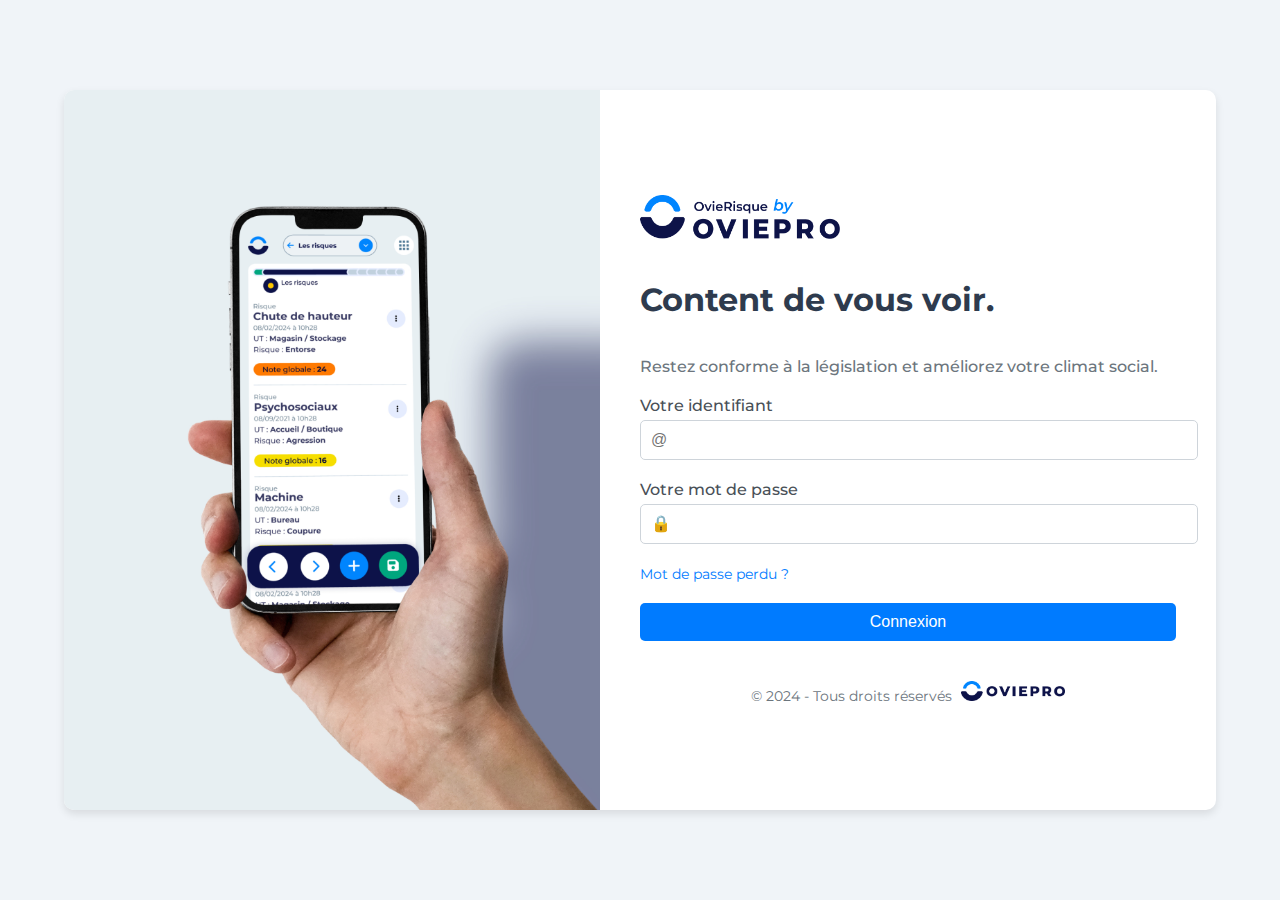
<file: index.html>
<!DOCTYPE html>
<html lang="fr">
<head>
    <meta charset="UTF-8">
    <meta name="viewport" content="width=device-width, initial-scale=1.0">
    <title>Connexion - OVIEPRO</title>
    <style>
        @import url('https://fonts.googleapis.com/css2?family=Montserrat:wght@400;500;700&display=swap');

        body {
            margin: 0;
            font-family: 'Montserrat', sans-serif;
            display: flex;
            justify-content: center;
            align-items: center;
            height: 100vh;
            background-color: #f0f4f8;
        }

        .container {
            display: flex;
            background-color: white;
            border-radius: 10px;
            overflow: hidden;
            box-shadow: 0 4px 8px rgba(0, 0, 0, 0.1);
            max-width: 1200px;
            width: 90%;
            height: 80%;
        }

        .image-section {
            flex: 1;
            background: url('assets/left.png') no-repeat center center;
            background-size: cover;
        }

        .form-section {
            flex: 1;
            padding: 40px;
            display: flex;
            flex-direction: column;
            justify-content: center;
        }

        .form-section h1 {
            font-size: 2rem;
            color: #2e3b4e;
            font-weight: 700;
        }

        .form-section p {
            color: #6c757d;
            margin-bottom: 20px;
            font-weight: 500;
        }

        .form-group {
            margin-bottom: 20px;
        }

        .form-group label {
            display: block;
            margin-bottom: 5px;
            color: #495057;
            font-weight: 500;
        }

        .form-group input {
            width: 100%;
            padding: 10px;
            border: 1px solid #ced4da;
            border-radius: 5px;
            font-size: 1rem;
            font-weight: 400;
        }

        .form-group input:focus {
            outline: none;
            border-color: #007bff;
            box-shadow: 0 0 3px rgba(0, 123, 255, 0.5);
        }

        .form-group a {
            color: #007bff;
            text-decoration: none;
            font-size: 0.9rem;
        }

        .form-group a:hover {
            text-decoration: underline;
        }

        .form-group button {
            width: 100%;
            padding: 10px;
            background-color: #007bff;
            color: white;
            border: none;
            border-radius: 5px;
            font-size: 1rem;
            font-weight: 500;
            cursor: pointer;
        }

        .form-group button:hover {
            background-color: #0056b3;
        }

        .footer {
            margin-top: 20px;
            text-align: center;
            font-size: 0.9rem;
            color: #6c757d;
            font-weight: 400;
        }

        .footer img {
            height: 20px;
            margin-left: 5px;
        }
    </style>
</head>
<body>
    <div class="container">
        <div class="image-section">
            <!-- Image de fond chargée -->
        </div>
        <div class="form-section">
            <img src="assets/logo.png" alt="OVIEPRO Logo" style="max-width: 200px; margin-bottom: 20px;">
            <h1>Content de vous voir.</h1>
            <p>Restez conforme à la législation et améliorez votre climat social.</p>
            <form>
                <div class="form-group">
                    <label for="username">Votre identifiant</label>
                    <input type="text" id="username" placeholder="@">
                </div>
                <div class="form-group">
                    <label for="password">Votre mot de passe</label>
                    <input type="password" id="password" placeholder="&#128274;">
                </div>
                <div class="form-group">
                    <a href="forgot_password.html">Mot de passe perdu ?</a>
                </div>
                <div class="form-group">
                    <button type="submit" formaction="dashboard.html">Connexion</button>
                </div>
            </form>
            <div class="footer">
                &copy; 2024 - Tous droits réservés <img src="assets/logo-oviepro-no-bl.jpg" alt="OVIEPRO Logo">
            </div>
        </div>
    </div>
</body>
</html>
</file>
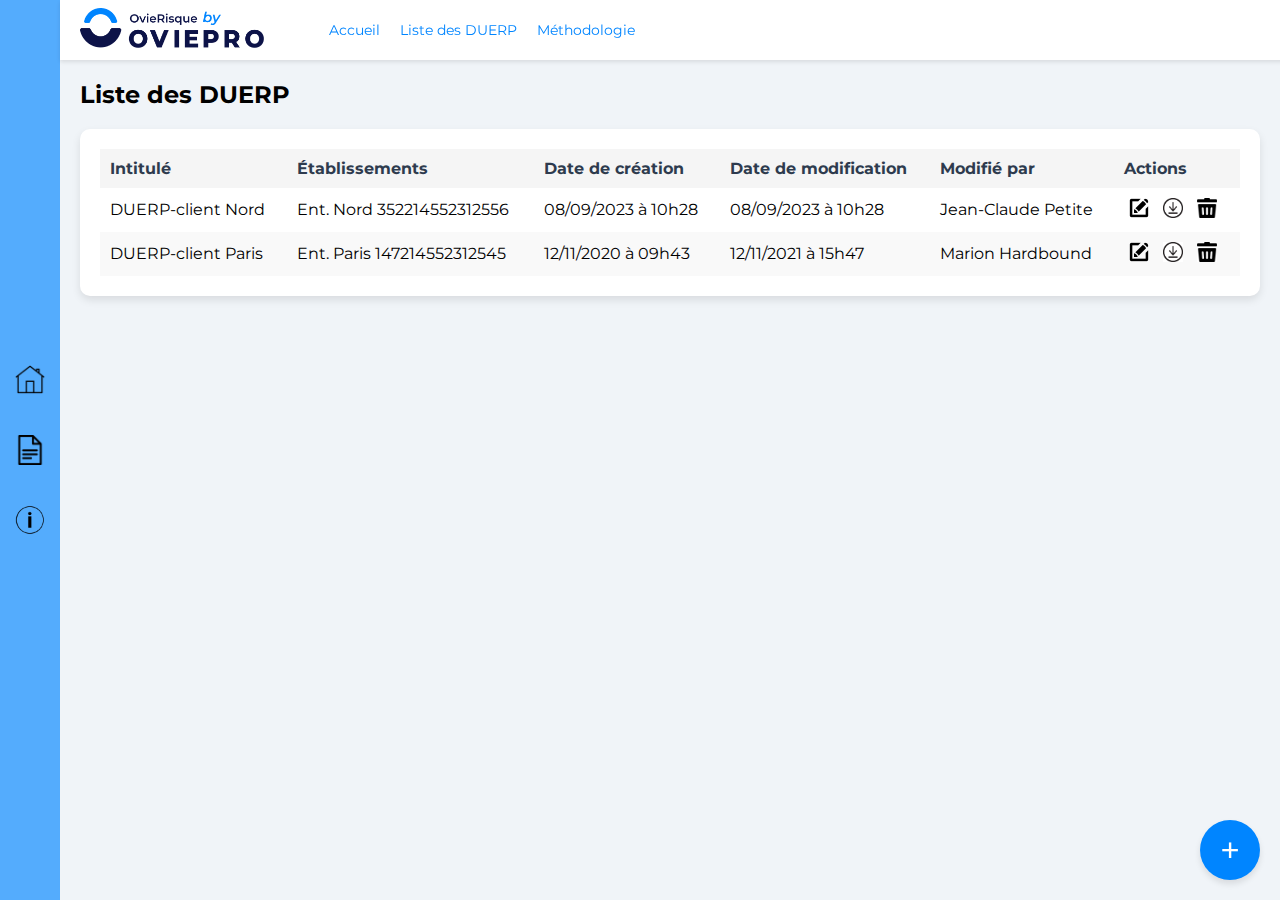
<file: duerp_list.html>
<!DOCTYPE html>
<html lang="fr">
<head>
    <meta charset="UTF-8">
    <meta name="viewport" content="width=device-width, initial-scale=1.0">
    <title>Liste des DUERP - OVIEPRO</title>
    <style>
        @import url('https://fonts.googleapis.com/css2?family=Montserrat:wght@400;500;700&display=swap');

        body {
            margin: 0;
            font-family: 'Montserrat', sans-serif;
            background-color: #f0f4f8;
        }

        .sidebar {
            position: fixed;
            top: 0;
            left: 0;
            width: 60px;
            height: 100%;
            background-color: rgba(0, 133, 255, 0.65);
            display: flex;
            flex-direction: column;
            justify-content: center;
            align-items: center;
        }

        .sidebar a {
            margin: 10px 0;
            text-decoration: none;
            color: white;
            font-size: 1.2rem;
            display: flex;
            justify-content: center;
            align-items: center;
            height: 50px;
            width: 50px;
            border-radius: 50%;
        }

        .sidebar img {
            width: 30px;
            height: 30px;
        }

        .topbar {
            position: fixed;
            top: 0;
            left: 60px;
            width: calc(100% - 60px);
            height: 60px;
            background-color: #ffffff;
            display: flex;
            align-items: center;
            justify-content: flex-start;
            padding: 0 20px;
            box-shadow: 0 2px 4px rgba(0, 0, 0, 0.1);
        }

        .topbar img {
            height: 40px;
            margin-right: 15px;
        }

        .topbar .nav-links {
            display: flex;
            align-items: center;
            gap: 20px; /* Espacement entre les liens */
            margin-left: 50px; /* Décale les liens vers la droite */
        }

        .topbar .nav-links a {
            text-decoration: none;
            color: #0085FF;
            font-size: 0.9rem;
        }

        .content {
            margin: 80px 20px 20px 80px;
        }

        .table-container {
            background: white;
            border-radius: 10px;
            box-shadow: 0 4px 8px rgba(0, 0, 0, 0.1);
            padding: 20px;
            overflow-x: auto;
        }

        table {
            width: 100%;
            border-collapse: collapse;
        }

        th, td {
            text-align: left;
            padding: 10px;
        }

        th {
            background-color: #f5f5f5;
            color: #2e3b4e;
            font-weight: 700;
        }

        tr:nth-child(even) {
            background-color: #f9f9f9;
        }

        .empty-message {
            text-align: center;
            font-size: 1.2rem;
            color: #6c757d;
            padding: 20px;
        }

        .create-button {
            position: fixed;
            bottom: 20px;
            right: 20px;
            background-color: #0085FF;
            color: white;
            border: none;
            border-radius: 50%;
            width: 60px;
            height: 60px;
            font-size: 2rem;
            display: flex;
            justify-content: center;
            align-items: center;
            box-shadow: 0 4px 6px rgba(0, 0, 0, 0.1);
            cursor: pointer;
        }

        .create-button:hover {
            background-color: #006fd6;
        }

        .actions img {
            width: 20px;
            height: 20px;
            margin: 0 5px;
            cursor: pointer;
        }
    </style>
</head>
<body>
    <!-- Sidebar -->
    <div class="sidebar">
        <a href="dashboard.html">
            <img src="assets/home.png" alt="Accueil">
        </a>
        <a href="duerp_list.html">
            <img src="assets/CTA.png" alt="Liste">
        </a>
        <a href="methodology.html">
            <img src="assets/assistance_button.png" alt="Informations">
        </a>
    </div>

    <!-- Topbar -->
    <div class="topbar">
        <a href="https://www.oviepro.fr" target="_blank"><img src="assets/logo.png" alt="OVIEPRO Logo"></a>
        <div class="nav-links">
            <a href="dashboard.html">Accueil</a>
            <a href="duerp_list.html">Liste des DUERP</a>
            <a href="methodology.html">Méthodologie</a>
        </div>
    </div>

    <!-- Main Content -->
    <div class="content">
        <h2>Liste des DUERP</h2>
        <div id="duerpTable" class="table-container">
            <!-- Table with data -->
            <table>
                <thead>
                    <tr>
                        <th>Intitulé</th>
                        <th>Établissements</th>
                        <th>Date de création</th>
                        <th>Date de modification</th>
                        <th>Modifié par</th>
                        <th>Actions</th>
                    </tr>
                </thead>
                <tbody id="duerpBody">
                    <!-- Rows will be dynamically injected -->
                </tbody>
            </table>
        </div>
        <div id="emptyMessage" class="empty-message" style="display: none;">
            Aucun DUERP trouvé. Cliquez sur le bouton ci-dessous pour en créer un.
        </div>
        <a href="identification.html">
            <button class="create-button">+</button></a>
    </div>

    <script>
        // Example dynamic data
        const duerpData = [
            {
                title: "DUERP-client Nord",
                establishment: "Ent. Nord 352214552312556",
                creationDate: "08/09/2023 à 10h28",
                modificationDate: "08/09/2023 à 10h28",
                modifiedBy: "Jean-Claude Petite",
                actions: ["edit", "download", "delete"]
            },
            {
                title: "DUERP-client Paris",
                establishment: "Ent. Paris 147214552312545",
                creationDate: "12/11/2020 à 09h43",
                modificationDate: "12/11/2021 à 15h47",
                modifiedBy: "Marion Hardbound",
                actions: ["edit", "download", "duplicate"]
            }
        ];

        function populateTable() {
            const tableBody = document.getElementById("duerpBody");
            const emptyMessage = document.getElementById("emptyMessage");

            if (duerpData.length === 0) {
                document.getElementById("duerpTable").style.display = "none";
                emptyMessage.style.display = "block";
                return;
            }

            duerpData.forEach((duerp) => {
                const row = document.createElement("tr");

                row.innerHTML = `
                    <td>${duerp.title}</td>
                    <td>${duerp.establishment}</td>
                    <td>${duerp.creationDate}</td>
                    <td>${duerp.modificationDate}</td>
                    <td>${duerp.modifiedBy}</td>
                    <td class="actions">
                        <img src="assets/edit.png" alt="Edit">
                        <img src="assets/download.png" alt="Download">
                        <img src="assets/delete.png" alt="Delete">
                    </td>
                `;

                tableBody.appendChild(row);
            });
        }

        document.addEventListener("DOMContentLoaded", () => {
            populateTable();
        });
    </script>
</body>
</html>
</file>
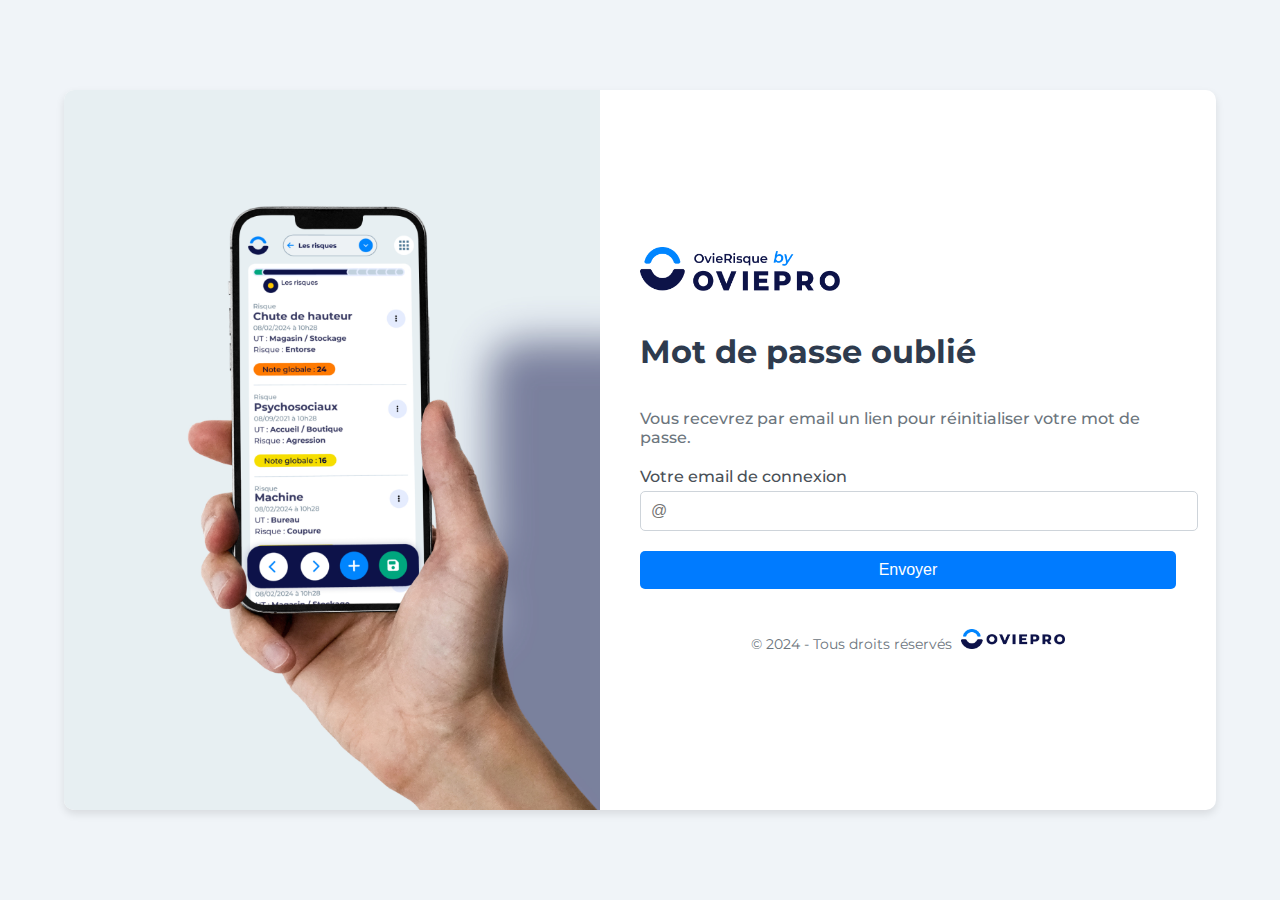
<file: forgot_password.html>
<!DOCTYPE html>
<html lang="fr">
<head>
    <meta charset="UTF-8">
    <meta name="viewport" content="width=device-width, initial-scale=1.0">
    <title>Mot de passe oublié - OVIEPRO</title>
    <style>
        @import url('https://fonts.googleapis.com/css2?family=Montserrat:wght@400;500;700&display=swap');

        body {
            margin: 0;
            font-family: 'Montserrat', sans-serif;
            display: flex;
            justify-content: center;
            align-items: center;
            height: 100vh;
            background-color: #f0f4f8;
        }

        .container {
            display: flex;
            background-color: white;
            border-radius: 10px;
            overflow: hidden;
            box-shadow: 0 4px 8px rgba(0, 0, 0, 0.1);
            max-width: 1200px;
            width: 90%;
            height: 80%;
        }

        .image-section {
            flex: 1;
            background: url('assets/left2.png') no-repeat center center;
            background-size: cover;
        }

        .form-section {
            flex: 1;
            padding: 40px;
            display: flex;
            flex-direction: column;
            justify-content: center;
        }

        .form-section h1 {
            font-size: 2rem;
            color: #2e3b4e;
            font-weight: 700;
        }

        .form-section p {
            color: #6c757d;
            margin-bottom: 20px;
            font-weight: 500;
        }

        .form-group {
            margin-bottom: 20px;
        }

        .form-group label {
            display: block;
            margin-bottom: 5px;
            color: #495057;
            font-weight: 500;
        }

        .form-group input {
            width: 100%;
            padding: 10px;
            border: 1px solid #ced4da;
            border-radius: 5px;
            font-size: 1rem;
            font-weight: 400;
        }

        .form-group input:focus {
            outline: none;
            border-color: #007bff;
            box-shadow: 0 0 3px rgba(0, 123, 255, 0.5);
        }

        .form-group button {
            width: 100%;
            padding: 10px;
            background-color: #007bff;
            color: white;
            border: none;
            border-radius: 5px;
            font-size: 1rem;
            font-weight: 500;
            cursor: pointer;
        }

        .form-group button:hover {
            background-color: #0056b3;
        }

        .footer {
            margin-top: 20px;
            text-align: center;
            font-size: 0.9rem;
            color: #6c757d;
            font-weight: 400;
        }

        .footer img {
            height: 20px;
            margin-left: 5px;
        }
    </style>
</head>
<body>
    <div class="container">
        <div class="image-section">
            <!-- Image de fond chargée -->
        </div>
        <div class="form-section">
            <img src="assets/logo.png" alt="OVIEPRO Logo" style="max-width: 200px; margin-bottom: 20px;">
            <h1>Mot de passe oublié</h1>
            <p>Vous recevrez par email un lien pour réinitialiser votre mot de passe.</p>
            <form action="send.html" method="get">
                <div class="form-group">
                    <label for="email">Votre email de connexion</label>
                    <input type="email" id="email" placeholder="@">
                </div>
                <div class="form-group">
                    <button type="submit">Envoyer</button>
                </div>
            </form>
            <div class="footer">
                &copy; 2024 - Tous droits réservés <img src="assets/logo-oviepro-no-bl.jpg" alt="OVIEPRO Logo">
            </div>
        </div>
    </div>
</body>
</html>
</file>
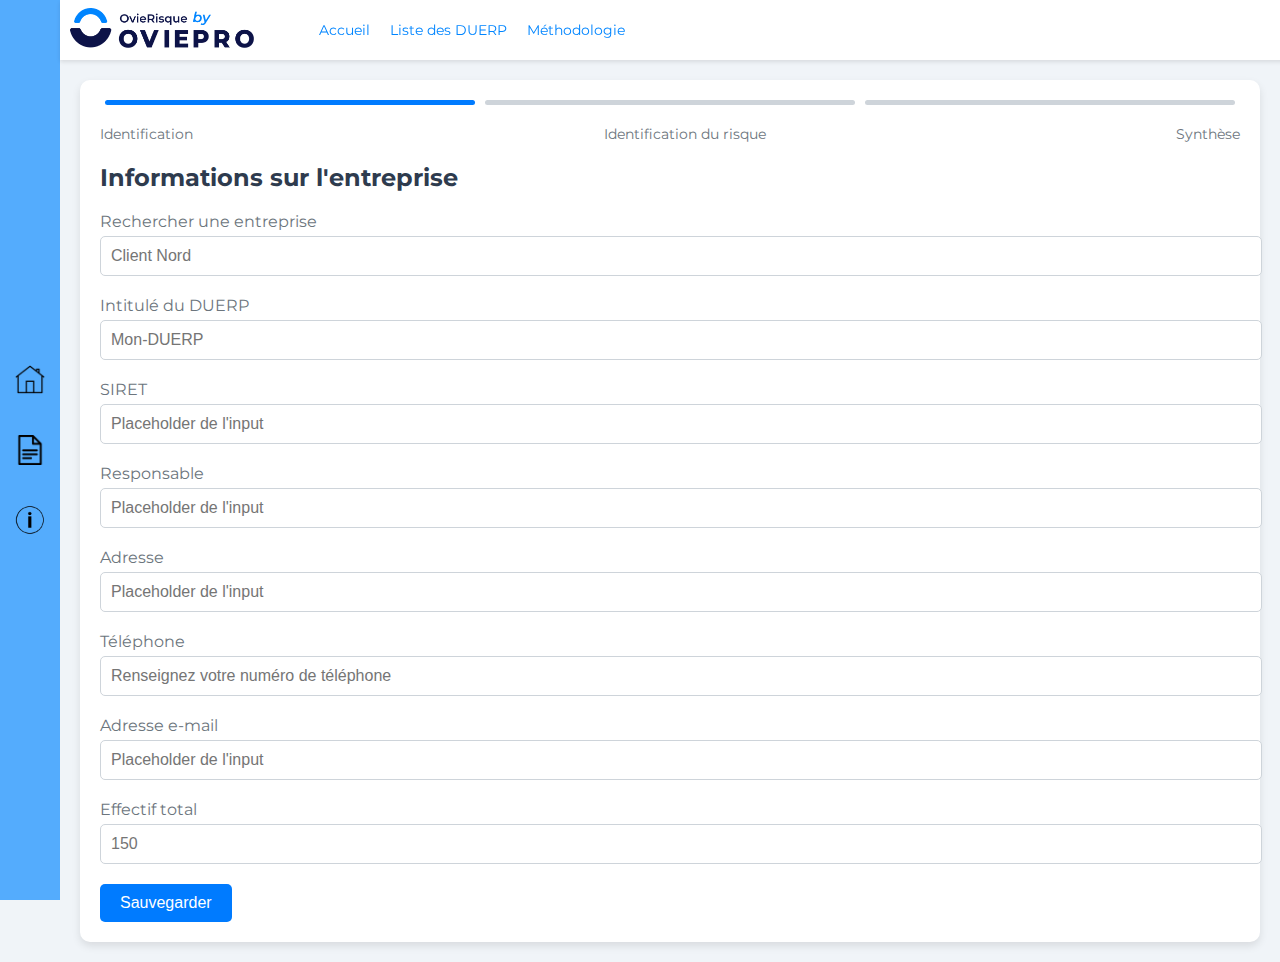
<file: identification.html>
<!DOCTYPE html>
<html lang="fr">
<head>
    <meta charset="UTF-8">
    <meta name="viewport" content="width=device-width, initial-scale=1.0">
    <title>Identification - Nouveau DUERP</title>
    <style>
        @import url('https://fonts.googleapis.com/css2?family=Montserrat:wght@400;500;700&display=swap');

        body {
            margin: 0;
            font-family: 'Montserrat', sans-serif;
            background-color: #f0f4f8;
        }

        .sidebar {
            position: fixed;
            top: 0;
            left: 0;
            width: 60px;
            height: 100%;
            background-color: rgba(0, 133, 255, 0.65);
            display: flex;
            flex-direction: column;
            justify-content: center;
            align-items: center;
        }

        .sidebar a {
            margin: 10px 0;
            text-decoration: none;
            color: white;
            font-size: 1.2rem;
            display: flex;
            justify-content: center;
            align-items: center;
            height: 50px;
            width: 50px;
            border-radius: 50%;
        }

        .sidebar img {
            width: 30px;
            height: 30px;
        }

        .topbar {
            position: fixed;
            top: 0;
            left: 60px;
            width: calc(100% - 60px);
            height: 60px;
            background-color: #ffffff;
            display: flex;
            align-items: center;
            justify-content: flex-start; /* Aligner le contenu à gauche */
            padding: 0 10px; /* Ajuster le padding pour mieux centrer */
            box-shadow: 0 2px 4px rgba(0, 0, 0, 0.1);
        }

        .topbar img {
            height: 40px;
            margin-right: 15px;
        }

        .topbar .nav-links {
            display: flex;
            align-items: center;
            gap: 20px; /* Espacement entre les liens */
            margin-left: 50px;
        }

        .topbar .nav-links a {
            text-decoration: none;
            color: #0085FF;
            font-size: 0.9rem;
        }

        .content {
            margin: 80px 20px 20px 80px;
        }

        .form-container {
            background: white;
            border-radius: 10px;
            box-shadow: 0 4px 8px rgba(0, 0, 0, 0.1);
            padding: 20px;
        }

        .form-container h2 {
            margin-top: 0;
            color: #2e3b4e;
        }

        .form-container label {
            display: block;
            margin-bottom: 5px;
            color: #6c757d;
        }

        .form-container input, .form-container select {
            width: 100%;
            padding: 10px;
            margin-bottom: 20px;
            border: 1px solid #ced4da;
            border-radius: 5px;
            font-size: 1rem;
        }

        .form-container input:focus, .form-container select:focus {
            outline: none;
            border-color: #007bff;
            box-shadow: 0 0 3px rgba(0, 123, 255, 0.5);
        }

        .form-container button {
            padding: 10px 20px;
            background-color: #007bff;
            color: white;
            border: none;
            border-radius: 5px;
            font-size: 1rem;
            cursor: pointer;
        }

        .form-container button:hover {
            background-color: #0056b3;
        }

        .progress-bar {
            display: flex;
            justify-content: space-between;
            align-items: center;
            margin-bottom: 20px;
        }

        .progress-bar div {
            flex: 1;
            height: 5px;
            background: #ced4da;
            margin: 0 5px;
            border-radius: 3px;
        }

        .progress-bar div.active {
            background: #007bff;
        }

        .progress-labels {
            display: flex;
            justify-content: space-between;
            margin-bottom: 20px;
        }

        .progress-labels span {
            font-size: 0.9rem;
            color: #6c757d;
        }
    </style>
</head>
<body>
    <!-- Sidebar -->
    <div class="sidebar">
        <a href="dashboard.html">
            <img src="assets/home.png" alt="Accueil">
        </a>
        <a href="duerp_list.html">
            <img src="assets/CTA.png" alt="Liste">
        </a>
        <a href="methodology.html">
            <img src="assets/assistance_button.png" alt="Informations">
        </a>
    </div>

    <!-- Topbar -->
    <div class="topbar">
        <a href="https://www.oviepro.fr" target="_blank"><img src="assets/logo.png" alt="OVIEPRO Logo"></a>
        <div class="nav-links">
            <a href="dashboard.html">Accueil</a>
            <a href="duerp_list.html">Liste des DUERP</a>
            <a href="methodology.html">Méthodologie</a>
        </div>
    </div>

    <!-- Main Content -->
    <div class="content">
        <div class="form-container">
            <div class="progress-bar">
                <div class="active"></div>
                <div></div>
                <div></div>
            </div>
            <div class="progress-labels">
                <span>Identification</span>
                <span>Identification du risque</span>
                <span>Synthèse</span>
            </div>
            <h2>Informations sur l'entreprise</h2>
            <form action="identification_risque.html" method="GET" onsubmit="return validateForm()">
                <label for="search">Rechercher une entreprise</label>
                <input type="text" id="search" name="search" placeholder="Client Nord" required>

                <label for="duerp-name">Intitulé du DUERP</label>
                <input type="text" id="duerp-name" name="duerp-name" placeholder="Mon-DUERP" required>

                <label for="siret">SIRET</label>
                <input type="text" id="siret" name="siret" placeholder="Placeholder de l'input" maxlength="15" pattern="\d{15}" required>

                <label for="responsable">Responsable</label>
                <input type="text" id="responsable" name="responsable" placeholder="Placeholder de l'input" required>

                <label for="address">Adresse</label>
                <input type="text" id="address" name="address" placeholder="Placeholder de l'input" required>

                <label for="phone">Téléphone</label>
                <input type="tel" id="phone" name="phone" placeholder="Renseignez votre numéro de téléphone" maxlength="10" pattern="\d{10}">

                <label for="email">Adresse e-mail</label>
                <input type="email" id="email" name="email" placeholder="Placeholder de l'input">

                <label for="workforce">Effectif total</label>
                <input type="number" id="workforce" name="workforce" placeholder="150">

                <button type="submit">Sauvegarder</button>
            </form>
        </div>
    </div>

    <script>
        function validateForm() {
            const siret = document.getElementById('siret').value;
            const phone = document.getElementById('phone').value;

            if (siret.length !== 15 || isNaN(siret)) {
                alert('Le SIRET doit contenir exactement 15 chiffres.');
                return false;
            }

            if (phone && (phone.length !== 10 || isNaN(phone))) {
                alert('Le téléphone doit contenir exactement 10 chiffres.');
                return false;
            }

            return true;
        }
    </script>
</body>
</html>
</file>
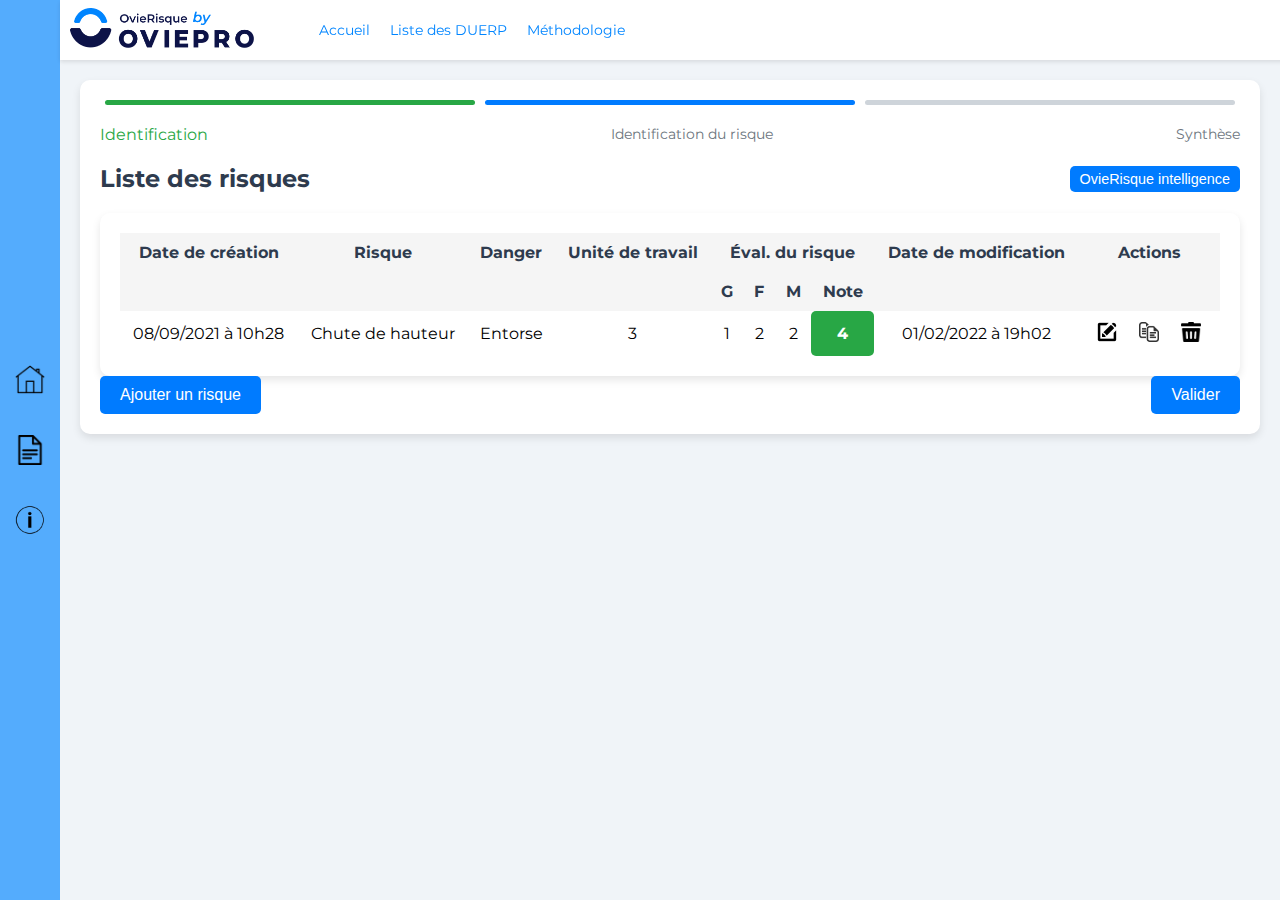
<file: identification_risque.html>
<!DOCTYPE html>
<html lang="fr">
<head>
    <meta charset="UTF-8">
    <meta name="viewport" content="width=device-width, initial-scale=1.0">
    <title>Identification des Risques - Nouveau DUERP</title>
    <style>
        @import url('https://fonts.googleapis.com/css2?family=Montserrat:wght@400;500;700&display=swap');

        body {
            margin: 0;
            font-family: 'Montserrat', sans-serif;
            background-color: #f0f4f8;
        }

        .sidebar {
            position: fixed;
            top: 0;
            left: 0;
            width: 60px;
            height: 100%;
            background-color: rgba(0, 133, 255, 0.65);
            display: flex;
            flex-direction: column;
            justify-content: center;
            align-items: center;
        }

        .sidebar a {
            margin: 10px 0;
            text-decoration: none;
            color: white;
            font-size: 1.2rem;
            display: flex;
            justify-content: center;
            align-items: center;
            height: 50px;
            width: 50px;
            border-radius: 50%;
        }

        .sidebar img {
            width: 30px;
            height: 30px;
        }

        .topbar {
            position: fixed;
            top: 0;
            left: 60px;
            width: calc(100% - 60px);
            height: 60px;
            background-color: #ffffff;
            display: flex;
            align-items: center;
            justify-content: flex-start;
            padding: 0 10px;
            box-shadow: 0 2px 4px rgba(0, 0, 0, 0.1);
        }

        .topbar img {
            height: 40px;
            margin-right: 15px;
        }

        .topbar .nav-links {
            display: flex;
            align-items: center;
            gap: 20px;
            margin-left: 50px;
        }

        .topbar .nav-links a {
            text-decoration: none;
            color: #0085FF;
            font-size: 0.9rem;
        }

        .content {
            margin: 80px 20px 20px 80px;
        }

        .form-container {
            background: white;
            border-radius: 10px;
            box-shadow: 0 4px 8px rgba(0, 0, 0, 0.1);
            padding: 20px;
        }

        .form-container h2 {
            margin-top: 0;
            color: #2e3b4e;
            display: flex;
            justify-content: space-between;
            align-items: center;
        }

        .form-container h2 .button-container {
            display: flex;
            gap: 10px;
        }

        .form-container h2 .button-container button {
            background-color: #007bff;
            color: white;
            border: none;
            border-radius: 5px;
            padding: 5px 10px;
            font-size: 0.9rem;
            cursor: pointer;
        }

        .form-container h2 .button-container button:hover {
            background-color: #0056b3;
        }

        .progress-bar {
            display: flex;
            justify-content: space-between;
            align-items: center;
            margin-bottom: 20px;
        }

        .progress-bar div {
            flex: 1;
            height: 5px;
            background: #ced4da;
            margin: 0 5px;
            border-radius: 3px;
        }

        .progress-bar div.active {
            background: #007bff;
        }

        .progress-bar div.completed {
            background: #28a745;
        }

        .progress-labels {
            display: flex;
            justify-content: space-between;
            margin-bottom: 20px;
        }

        .progress-labels span {
            font-size: 0.9rem;
            color: #6c757d;
        }

        .progress-labels span.completed {
            color: #28a745;
            font-weight: bold;
        }

        .progress-labels a {
            text-decoration: none;
            color: #28a745;
        }

        .progress-labels a:hover {
            text-decoration: underline;
        }

        .table-container {
            background: white;
            border-radius: 10px;
            box-shadow: 0 4px 8px rgba(0, 0, 0, 0.1);
            padding: 20px;
            overflow-x: auto;
        }

        table {
            width: 100%;
            border-collapse: collapse;
        }

        th, td {
            text-align: center;
            padding: 10px;
            vertical-align: middle;
        }

        th {
            background-color: #f5f5f5;
            color: #2e3b4e;
            font-weight: 700;
        }

        tr:nth-child(even) {
            background-color: #f9f9f9;
        }

        .empty-message {
            text-align: center;
            font-size: 1.2rem;
            color: #6c757d;
            padding: 20px;
        }

        .create-button {
            background-color: #007bff;
            color: white;
            border: none;
            border-radius: 5px;
            padding: 10px 20px;
            font-size: 1rem;
            cursor: pointer;
        }

        .save-button {
            background-color: #007bff;
            color: white;
            border: none;
            border-radius: 5px;
            padding: 10px 20px;
            font-size: 1rem;
            cursor: pointer;
            float: right;
        }
        .create-button:hover {
            background-color: #0056b3;
        }

        .save-button:hover {
            background-color: #0056b3;
        }
        .actions {
            display: flex;
            justify-content: center;
            align-items: center;
            gap: 10px;
        }

        .actions button {
            background-color: transparent;
            border: none;
            cursor: pointer;
        }

        .actions img {
            width: 20px;
            height: 20px;
        }

        .note {
            padding: 5px;
            border-radius: 5px;
            color: white;
            font-weight: bold;
        }

        .note.green {
            background-color: #28a745;
        }

        .note.yellow {
            background-color: #ffc107;
            color: black;
        }

        .note.orange {
            background-color: #fd7e14;
        }

        .note.red {
            background-color: #dc3545;
        }

    </style>
</head>
<body>
    <!-- Sidebar -->
    <div class="sidebar">
        <a href="dashboard.html">
            <img src="assets/home.png" alt="Accueil">
        </a>
        <a href="duerp_list.html">
            <img src="assets/CTA.png" alt="Liste">
        </a>
        <a href="methodology.html">
            <img src="assets/assistance_button.png" alt="Informations">
        </a>
    </div>

    <!-- Topbar -->
    <div class="topbar">
        <a href="https://www.oviepro.fr" target="_blank"><img src="assets/logo.png" alt="OVIEPRO Logo"></a>
        <div class="nav-links">
            <a href="dashboard.html">Accueil</a>
            <a href="duerp_list.html">Liste des DUERP</a>
            <a href="methodology.html">Méthodologie</a>
        </div>
    </div>

    <!-- Main Content -->
    <div class="content">
        <div class="form-container">
            <div class="progress-bar">
                <div class="completed"></div>
                <div class="active"></div>
                <div></div>
            </div>
            <div class="progress-labels">
                <a href="identification.html" class="completed">Identification</a>
                <span>Identification du risque</span>
                <span>Synthèse</span>
            </div>
            <h2>
                Liste des risques
                <div class="button-container">
                    <button onclick="showIntelligencePopup()">OvieRisque intelligence</button>
                </div>
            </h2>
            <div class="table-container">
                <table>
                    <thead>
                        <tr>
                            <th>Date de création</th>
                            <th>Risque</th>
                            <th>Danger</th>
                            <th>Unité de travail</th>
                            <th colspan="4">Éval. du risque</th>
                            <th>Date de modification</th>
                            <th>Actions</th>
                        </tr>
                        <tr>
                            <th colspan="4"></th>
                            <th>G</th>
                            <th>F</th>
                            <th>M</th>
                            <th>Note</th>
                            <th colspan="2"></th>
                        </tr>
                    </thead>
                    <tbody id="riskTableBody">
                        <tr>
                            <td>08/09/2021 à 10h28</td>
                            <td>Chute de hauteur</td>
                            <td>Entorse</td>
                            <td>3</td>
                            <td>1</td>
                            <td>2</td>
                            <td>2</td>
                            <td class="note green">4</td>
                            <td>01/02/2022 à 19h02</td>
                            <td class="actions">
                                <button onclick="editRisk()"><img src="assets/edit.png" alt="Éditer"></button>
                                <button onclick="duplicateRisk()"><img src="assets/duplicate.png" alt="Éditer"></button>
                                <button onclick="deleteRisk()"><img src="assets/delete.png" alt="Supprimer"></button>
                            </td>
                        </tr>
                    </tbody>
                </table>
            </div>
            <div id="emptyMessage" class="empty-message" style="display: none;">
                Aucun risque trouvé. Cliquez sur le bouton ci-dessous pour en ajouter un.
            </div>
            <button class="create-button" onclick="loadModal()">Ajouter un risque</button>
            <button class="save-button" onclick="redirectToSynthese()">Valider</button>

        </div>
    </div>

    <script>
        function redirectToSynthese() {
            window.location.href = "identification_synthese.html";
        }
        function editRisk() {
            alert('Fonction d\'édition à implémenter.');
        }

        function duplicateRisk() {
            alert('Fonction de duplication à implémenter.');
        }

        function deleteRisk() {
            alert('Fonction de suppression à implémenter.');
        }

        function showIntelligencePopup() {
            alert('Fonctionnalité OvieRisque intelligence à implémenter.');
        }

        function loadModal() {
    fetch('modal_risque.html')
        .then(response => {
            if (!response.ok) {
                throw new Error('Erreur HTTP: ' + response.status);
            }
            return response.text();
        })
        .then(html => {
            // Vérifiez si une modale est déjà ajoutée pour éviter des doublons
            let existingModal = document.getElementById('riskModal');
            if (existingModal) {
                existingModal.parentElement.removeChild(existingModal);
            }

            // Insérez le contenu de la modale dans le DOM
            const modalContainer = document.createElement('div');
            modalContainer.innerHTML = html;
            document.body.appendChild(modalContainer);

            // Affichez la modale
            const modalOverlay = document.getElementById('modalOverlay');
            const modal = document.getElementById('riskModal');
            modalOverlay.style.display = 'block';
            modal.style.display = 'block';

            // Ajoutez les événements nécessaires
            const closeModalButton = modal.querySelector('.close-button');
            if (closeModalButton) {
                closeModalButton.addEventListener('click', closeModal);
            }
        })
        .catch(error => console.error('Erreur lors du chargement de la modale:', error));
}

function closeModal() {
    const modalOverlay = document.getElementById('modalOverlay');
    const modal = document.getElementById('riskModal');
    if (modalOverlay) modalOverlay.style.display = 'none';
    if (modal) modal.style.display = 'none';
}
    </script>
</body>
</html>
</file>
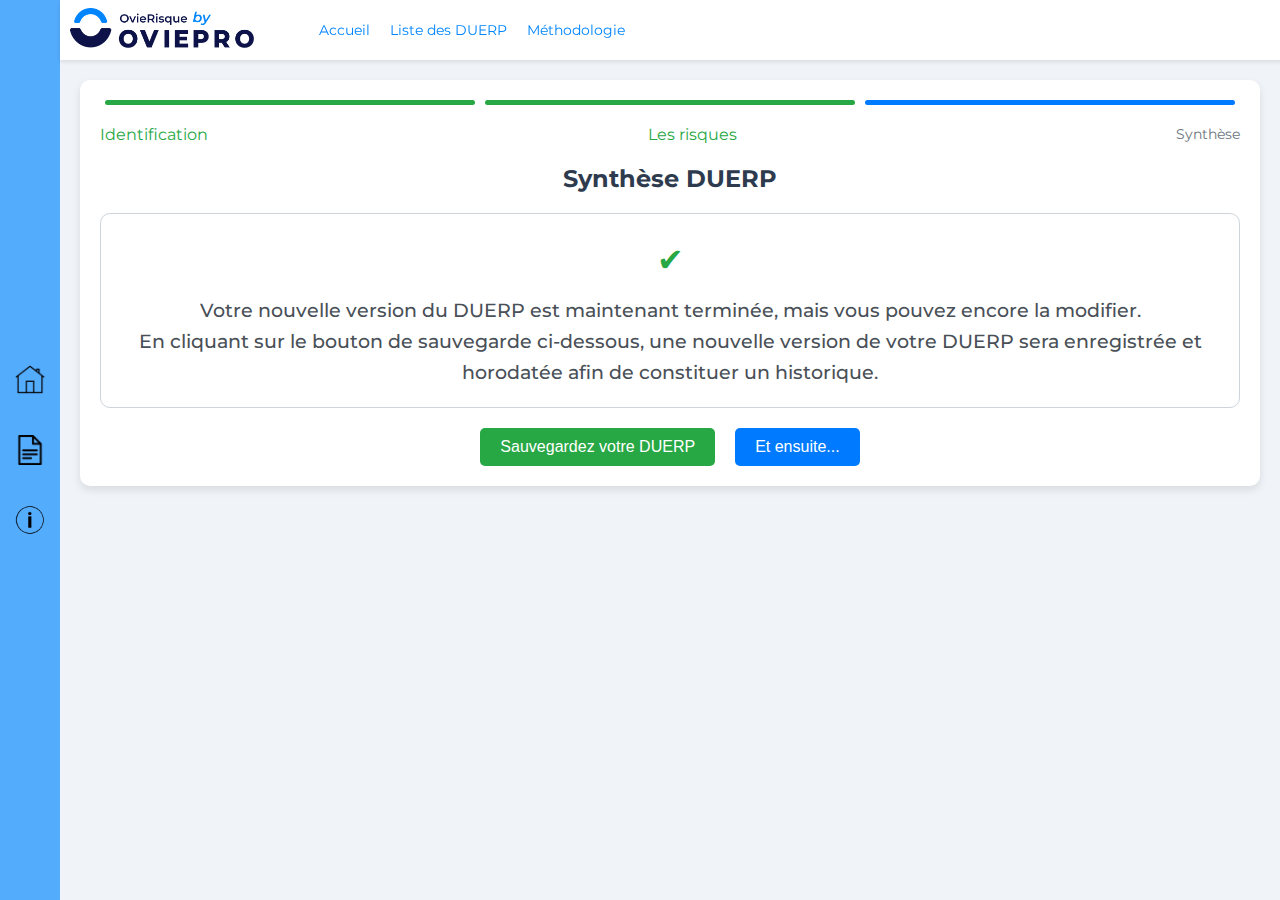
<file: identification_synthese.html>
<!DOCTYPE html>
<html lang="fr">
<head>
    <meta charset="UTF-8">
    <meta name="viewport" content="width=device-width, initial-scale=1.0">
    <title>Synthèse DUERP</title>
    <style>
        @import url('https://fonts.googleapis.com/css2?family=Montserrat:wght@400;500;700&display=swap');

        body {
            margin: 0;
            font-family: 'Montserrat', sans-serif;
            background-color: #f0f4f8;
        }

        .sidebar {
            position: fixed;
            top: 0;
            left: 0;
            width: 60px;
            height: 100%;
            background-color: rgba(0, 133, 255, 0.65);
            display: flex;
            flex-direction: column;
            justify-content: center;
            align-items: center;
        }

        .sidebar a {
            margin: 10px 0;
            text-decoration: none;
            color: white;
            font-size: 1.2rem;
            display: flex;
            justify-content: center;
            align-items: center;
            height: 50px;
            width: 50px;
            border-radius: 50%;
        }

        .sidebar img {
            width: 30px;
            height: 30px;
        }

        .topbar {
            position: fixed;
            top: 0;
            left: 60px;
            width: calc(100% - 60px);
            height: 60px;
            background-color: #ffffff;
            display: flex;
            align-items: center;
            justify-content: flex-start;
            padding: 0 10px;
            box-shadow: 0 2px 4px rgba(0, 0, 0, 0.1);
        }

        .topbar img {
            height: 40px;
            margin-right: 15px;
        }

        .topbar .nav-links {
            display: flex;
            align-items: center;
            gap: 20px;
            margin-left: 50px;
        }

        .topbar .nav-links a {
            text-decoration: none;
            color: #0085FF;
            font-size: 0.9rem;
        }

        .content {
            margin: 80px 20px 20px 80px;
        }

        .form-container {
            background: white;
            border-radius: 10px;
            box-shadow: 0 4px 8px rgba(0, 0, 0, 0.1);
            padding: 20px;
        }

        .form-container h2 {
            margin-top: 0;
            color: #2e3b4e;
            display: flex;
            justify-content: center;
            align-items: center;
            font-size: 1.5rem;
        }

        .summary-container {
            margin-top: 20px;
            padding: 20px;
            border: 1px solid #ced4da;
            border-radius: 10px;
            background-color: #ffffff;
            color: #495057;
            line-height: 1.6;
        }

        .summary-container .icon {
            font-size: 2rem;
            color: #28a745;
            text-align: center;
            margin-bottom: 10px;
        }

        .summary-container p {
            margin: 0;
            text-align: center;
            font-size: 1.2rem;
            font-weight: 500;
        }

        .action-buttons {
            margin-top: 20px;
            display: flex;
            justify-content: center;
            gap: 20px;
        }

        .button {
            padding: 10px 20px;
            border: none;
            border-radius: 5px;
            font-size: 1rem;
            cursor: pointer;
        }

        .save-button {
            background-color: #28a745;
            color: white;
        }

        .save-button:hover {
            background-color: #218838;
        }

        .continue-button {
            background-color: #007bff;
            color: white;
        }

        .continue-button:hover {
            background-color: #0056b3;
        }

        .progress-bar {
            display: flex;
            justify-content: space-between;
            align-items: center;
            margin-bottom: 20px;
        }

        .progress-bar div {
            flex: 1;
            height: 5px;
            background: #ced4da;
            margin: 0 5px;
            border-radius: 3px;
        }

        .progress-bar div.active {
            background: #007bff;
        }

        .progress-bar div.completed {
            background: #28a745;
        }

        .progress-labels {
            display: flex;
            justify-content: space-between;
            margin-bottom: 20px;
        }

        .progress-labels span {
            font-size: 0.9rem;
            color: #6c757d;
        }

        .progress-labels span.completed {
            color: #28a745;
            font-weight: bold;
        }

        .progress-labels a {
            text-decoration: none;
            color: #28a745;
        }

        .progress-labels a:hover {
            text-decoration: underline;
        }
    </style>
</head>
<body>
    <!-- Sidebar -->
    <div class="sidebar">
        <a href="dashboard.html">
            <img src="assets/home.png" alt="Accueil">
        </a>
        <a href="duerp_list.html">
            <img src="assets/CTA.png" alt="Liste">
        </a>
        <a href="methodology.html">
            <img src="assets/assistance_button.png" alt="Informations">
        </a>
    </div>

    <!-- Topbar -->
    <div class="topbar">
        <a href="https://www.oviepro.fr" target="_blank"><img src="assets/logo.png" alt="OVIEPRO Logo"></a>
        <div class="nav-links">
            <a href="dashboard.html">Accueil</a>
            <a href="duerp_list.html">Liste des DUERP</a>
            <a href="methodology.html">Méthodologie</a>
        </div>
    </div>

    <!-- Main Content -->
    <div class="content">
        <div class="form-container">
            <div class="progress-bar">
                <div class="completed"></div>
                <div class="completed"></div>
                <div class="active"></div>
            </div>
            <div class="progress-labels">
                <a href="identification.html" class="completed">Identification</a>
                <a href="identification_risque.html" class="completed">Les risques</a>
                <span>Synthèse</span>
            </div>
            <h2>Synthèse DUERP</h2>
            <div class="summary-container">
                <div class="icon">&#10004;</div>
                <p>Votre nouvelle version du DUERP est maintenant terminée, mais vous pouvez encore la modifier.</p>
                <p>En cliquant sur le bouton de sauvegarde ci-dessous, une nouvelle version de votre DUERP sera enregistrée et horodatée afin de constituer un historique.</p>
            </div>
            <div class="action-buttons">
                <button class="button save-button">Sauvegardez votre DUERP</button>
                <button class="button continue-button" onclick="window.location.href='methodology.html'">Et ensuite...</button>

            </div>
        </div>
    </div>
</body>
</html>
</file>
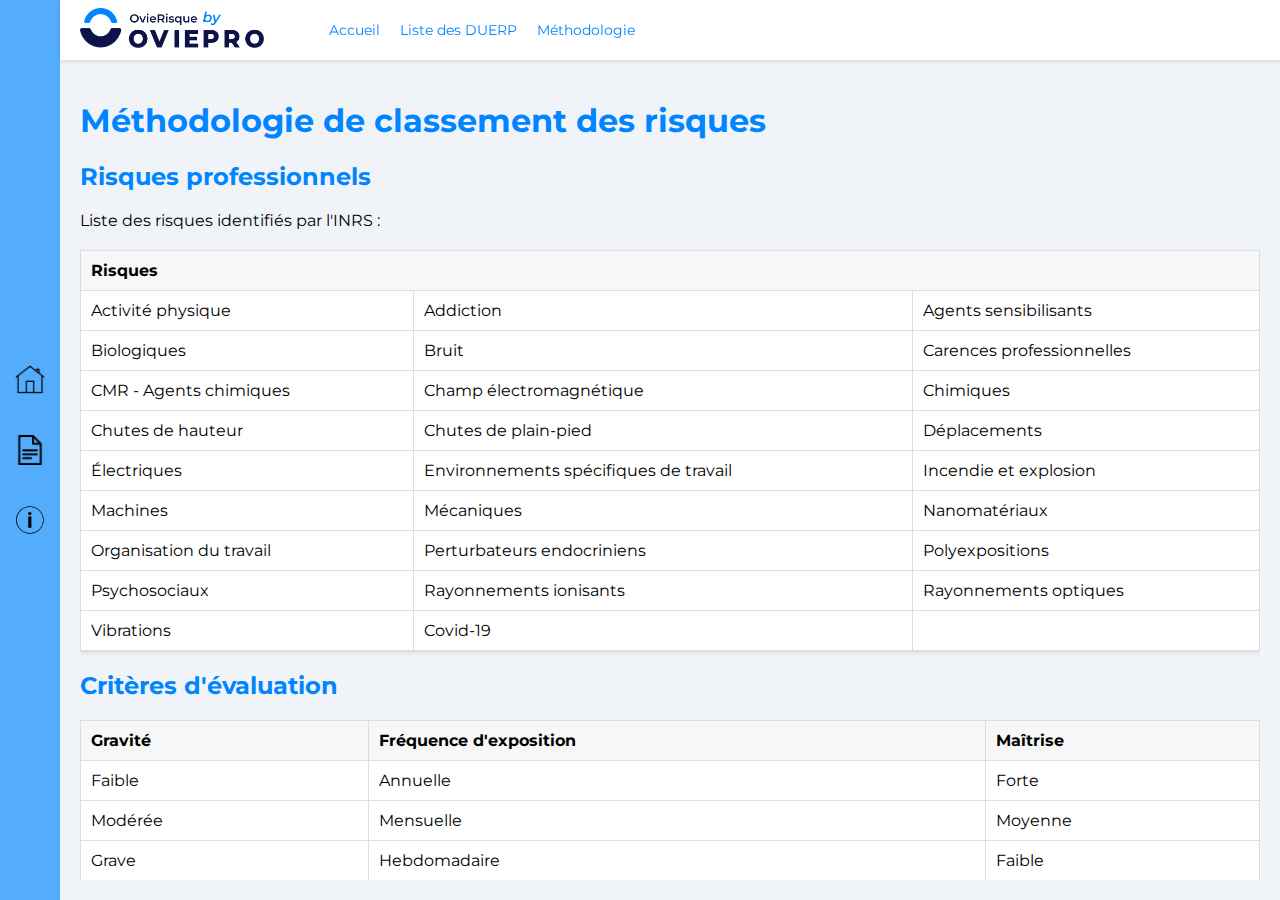
<file: methodology.html>
<!DOCTYPE html>
<html lang="fr">
<head>
    <meta charset="UTF-8">
    <meta name="viewport" content="width=device-width, initial-scale=1.0">
    <title>Méthodologie</title>
    <link href="https://fonts.googleapis.com/css2?family=Montserrat:wght@400;500;700&display=swap" rel="stylesheet">
    <style>
        body {
            margin: 0;
            font-family: 'Montserrat', sans-serif;
            background-color: #f0f4f8;
        }

        .content {
            margin: 80px 20px 20px 80px;
            overflow-y: auto; /* Ajout pour permettre le défilement */
            max-height: calc(100vh - 100px); /* Ajuste la hauteur pour éviter d'être masqué par le footer */
        }

        .sidebar {
            position: fixed;
            top: 0;
            left: 0;
            width: 60px;
            height: 100%;
            background-color: rgba(0, 133, 255, 0.65);
            display: flex;
            flex-direction: column;
            justify-content: center;
            align-items: center;
        }

        .sidebar a {
            margin: 10px 0;
            text-decoration: none;
            color: white;
            font-size: 1.2rem;
            display: flex;
            justify-content: center;
            align-items: center;
            height: 50px;
            width: 50px;
            border-radius: 50%;
        }

        .sidebar img {
            width: 30px;
            height: 30px;
        }

        .topbar {
            position: fixed;
            top: 0;
            left: 60px;
            width: calc(100% - 60px);
            height: 60px;
            background-color: #ffffff;
            display: flex;
            align-items: center;
            justify-content: flex-start;
            padding: 0 20px;
            box-shadow: 0 2px 4px rgba(0, 0, 0, 0.1);
        }

        .topbar img {
            height: 40px;
            margin-right: 15px;
        }

        .topbar .nav-links {
            display: flex;
            align-items: center;
            gap: 20px;
            margin-left: 50px;
        }

        .topbar .nav-links a {
            text-decoration: none;
            color: #0085FF;
            font-size: 0.9rem;
            white-space: nowrap;
            overflow: hidden;
            text-overflow: ellipsis;
        }

        .content {
            margin: 80px 20px 20px 80px;
        }

        .grid {
            display: grid;
            grid-template-columns: repeat(auto-fit, minmax(150px, 1fr));
            gap: 10px;
            margin: 20px 0;
        }

        table {
            width: 100%;
            border-collapse: collapse;
            margin: 20px 0;
            background-color: #ffffff;
            box-shadow: 0 2px 4px rgba(0, 0, 0, 0.1);
        }

        th, td {
            padding: 10px;
            text-align: left;
            border: 1px solid #ddd;
        }

        th {
            background-color: #f7f7f7;
            font-weight: 700;
        }

        td[data-color="vert"] {
            color: #28a745;
            font-weight: bold;
        }

        td[data-color="jaune"] {
            color: #ffc107;
            font-weight: bold;
        }

        td[data-color="orange"] {
            color: #fd7e14;
            font-weight: bold;
        }

        td[data-color="rouge"] {
            color: #dc3545;
            font-weight: bold;
        }

        h1, h2 {
            color: #0085FF;
        }

    </style>
</head>
<body>
   <!-- Sidebar -->
   <div class="sidebar">
        <a href="dashboard.html">
            <img src="assets/home.png" alt="Accueil">
    </a>
    <a href="duerp_list.html">
        <img src="assets/CTA.png" alt="Liste">
    </a>
    <a href="methodology.html">
        <img src="assets/assistance_button.png" alt="Informations">
    </a>
</div>

<!-- Topbar -->
<div class="topbar">
    <a href="https://www.oviepro.fr" target="_blank"><img src="assets/logo.png" alt="OVIEPRO Logo"></a>
    <div class="nav-links">
        <a href="dashboard.html">Accueil</a>
        <a href="duerp_list.html">Liste des DUERP</a>
        <a href="methodology.html">Méthodologie</a>
    </div>
</div>

    <main class="content">
        <h1>Méthodologie de classement des risques</h1>

        <section class="risques">
            <h2>Risques professionnels</h2>
            <p>Liste des risques identifiés par l'INRS :</p>
            <table>
                <thead>
                    <tr>
                        <th colspan="3">Risques</th>
                    </tr>
                </thead>
                <tbody>
                    <tr>
                        <td>Activité physique</td>
                        <td>Addiction</td>
                        <td>Agents sensibilisants</td>
                    </tr>
                    <tr>
                        <td>Biologiques</td>
                        <td>Bruit</td>
                        <td>Carences professionnelles</td>
                    </tr>
                    <tr>
                        <td>CMR - Agents chimiques</td>
                        <td>Champ électromagnétique</td>
                        <td>Chimiques</td>
                    </tr>
                    <tr>
                        <td>Chutes de hauteur</td>
                        <td>Chutes de plain-pied</td>
                        <td>Déplacements</td>
                    </tr>
                    <tr>
                        <td>Électriques</td>
                        <td>Environnements spécifiques de travail</td>
                        <td>Incendie et explosion</td>
                    </tr>
                    <tr>
                        <td>Machines</td>
                        <td>Mécaniques</td>
                        <td>Nanomatériaux</td>
                    </tr>
                    <tr>
                        <td>Organisation du travail</td>
                        <td>Perturbateurs endocriniens</td>
                        <td>Polyexpositions</td>
                    </tr>
                    <tr>
                        <td>Psychosociaux</td>
                        <td>Rayonnements ionisants</td>
                        <td>Rayonnements optiques</td>
                    </tr>
                    <tr>
                        <td>Vibrations</td>
                        <td>Covid-19</td>
                        <td></td>
                    </tr>
                </tbody>
            </table>
        </section>

        <section class="criteres">
            <h2>Critères d'évaluation</h2>
            <table>
                <thead>
                    <tr>
                        <th>Gravité</th>
                        <th>Fréquence d'exposition</th>
                        <th>Maîtrise</th>
                    </tr>
                </thead>
                <tbody>
                    <tr>
                        <td>Faible</td>
                        <td>Annuelle</td>
                        <td>Forte</td>
                    </tr>
                    <tr>
                        <td>Modérée</td>
                        <td>Mensuelle</td>
                        <td>Moyenne</td>
                    </tr>
                    <tr>
                        <td>Grave</td>
                        <td>Hebdomadaire</td>
                        <td>Faible</td>
                    </tr>
                    <tr>
                        <td>Très grave</td>
                        <td>Journalière</td>
                        <td>Absente</td>
                    </tr>
                </tbody>
            </table>
        </section>

        <section class="signification">
            <h2>Signification des critères</h2>
            <p>Explications des termes utilisés pour l'évaluation des risques :</p>
            <table>
                <thead>
                    <tr>
                        <th>Gravité du dommage potentiel</th>
                        <th>Fréquence d'exposition</th>
                        <th>Maîtrise</th>
                    </tr>
                </thead>
                <tbody>
                    <tr>
                        <td>Faible : Pas de séquelle importante</td>
                        <td>Annuelle : Quelques jours par an</td>
                        <td>Forte : Présence d'éléments de maîtrise prioritaire</td>
                    </tr>
                    <tr>
                        <td>Modérée : Arrêt de travail > 7 jours</td>
                        <td>Mensuelle : Quelques jours par mois</td>
                        <td>Moyenne : Présence d'éléments de maîtrise secondaire</td>
                    </tr>
                    <tr>
                        <td>Grave : Incapacité partielle</td>
                        <td>Hebdomadaire : Tous les jours 20-50 % du temps</td>
                        <td>Faible : Mesures d'efficacité limitée</td>
                    </tr>
                    <tr>
                        <td>Très grave : Mort</td>
                        <td>Journalière : Tous les jours > 50 % du temps</td>
                        <td>Absente : Pas de maîtrise</td>
                    </tr>
                </tbody>
            </table>
        </section>

        <section class="hierarchisation">
            <h2>Hiérarchisation des couples danger / risque / maîtrise</h2>
            <table>
                <thead>
                    <tr>
                        <th>Note globale</th>
                        <th>Évaluation globale</th>
                        <th>Priorité et codes couleurs</th>
                    </tr>
                </thead>
                <tbody>
                    <tr>
                        <td data-color="vert">Note < 16</td>
                        <td>Risque faible</td>
                        <td data-color="vert">Vert</td>
                    </tr>
                    <tr>
                        <td data-color="jaune">16 < Note < 31</td>
                        <td>Risque modéré</td>
                        <td data-color="jaune">Jaune</td>
                    </tr>
                    <tr>
                        <td data-color="orange">32 < Note < 47</td>
                        <td>Risque grave</td>
                        <td data-color="orange">Orange</td>
                    </tr>
                    <tr>
                        <td data-color="rouge">48 < Note < 64</td>
                        <td>Risque très grave</td>
                        <td data-color="rouge">Rouge</td>
                    </tr>
                </tbody>
            </table>
        </section>
        <p>2024 - OVIEPRO - Tous droits réservés</p>
    </main>
</body>
</html>
</file>
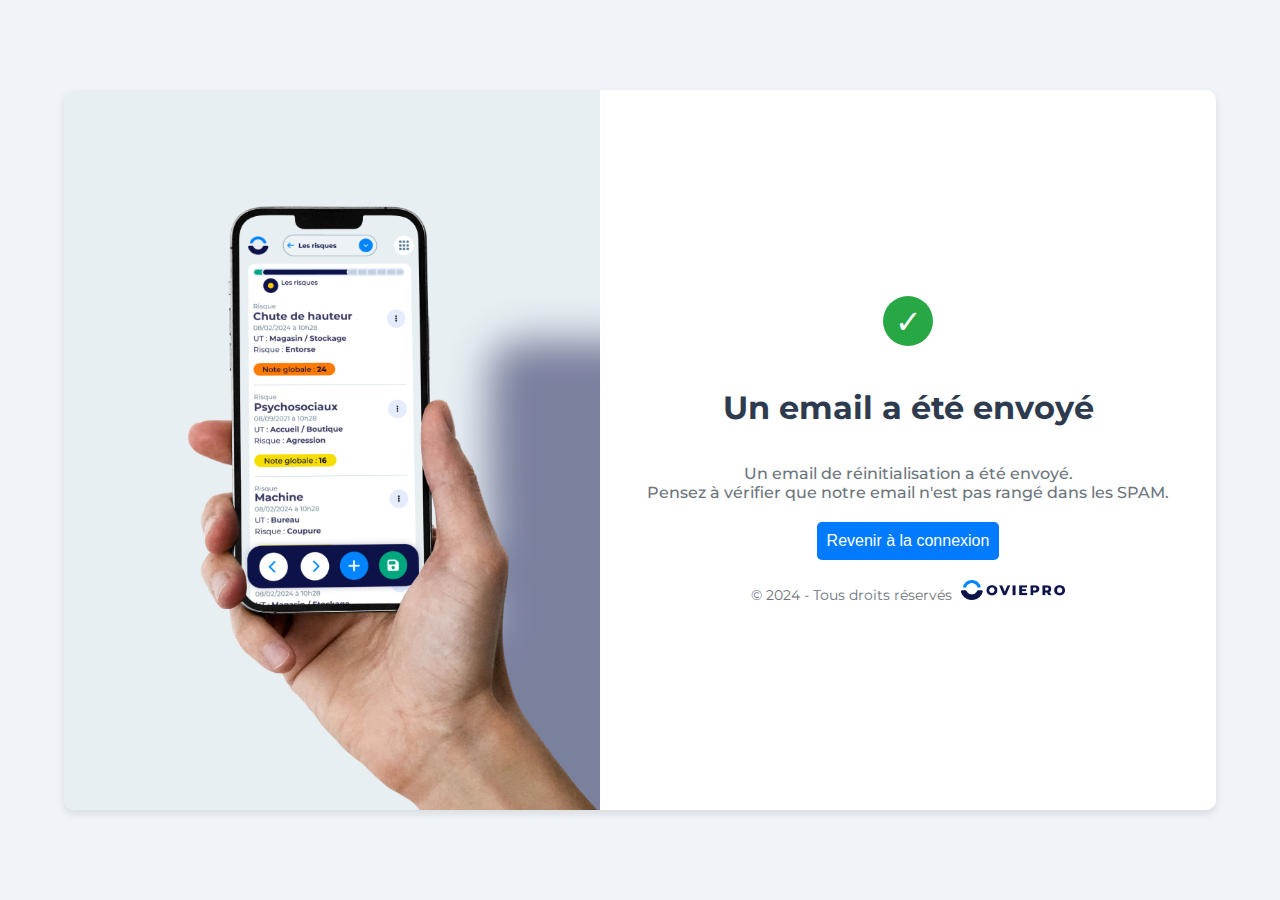
<file: send.html>
<!DOCTYPE html>
<html lang="fr">
<head>
    <meta charset="UTF-8">
    <meta name="viewport" content="width=device-width, initial-scale=1.0">
    <title>Email envoyé - OVIEPRO</title>
    <style>
        @import url('https://fonts.googleapis.com/css2?family=Montserrat:wght@400;500;700&display=swap');

        body {
            margin: 0;
            font-family: 'Montserrat', sans-serif;
            display: flex;
            justify-content: center;
            align-items: center;
            height: 100vh;
            background-color: #f0f4f8;
        }

        .container {
            display: flex;
            background-color: white;
            border-radius: 10px;
            overflow: hidden;
            box-shadow: 0 4px 8px rgba(0, 0, 0, 0.1);
            max-width: 1200px;
            width: 90%;
            height: 80%;
        }

        .image-section {
            flex: 1;
            background: url('assets/left2.png') no-repeat center center;
            background-size: cover;
        }

        .form-section {
            flex: 1;
            padding: 40px;
            display: flex;
            flex-direction: column;
            justify-content: center;
            align-items: center;
        }

        .form-section h1 {
            font-size: 2rem;
            color: #2e3b4e;
            font-weight: 700;
            text-align: center;
        }

        .form-section p {
            color: #6c757d;
            margin-bottom: 20px;
            font-weight: 500;
            text-align: center;
        }

        .form-group button {
            width: 100%;
            max-width: 300px;
            padding: 10px;
            background-color: #007bff;
            color: white;
            border: none;
            border-radius: 5px;
            font-size: 1rem;
            font-weight: 500;
            cursor: pointer;
        }

        .form-group button:hover {
            background-color: #0056b3;
        }

        .footer {
            margin-top: 20px;
            text-align: center;
            font-size: 0.9rem;
            color: #6c757d;
            font-weight: 400;
        }

        .footer img {
            height: 20px;
            margin-left: 5px;
        }

        .success-icon {
            width: 50px;
            height: 50px;
            background-color: #28a745;
            color: white;
            border-radius: 50%;
            display: flex;
            justify-content: center;
            align-items: center;
            margin-bottom: 20px;
        }

        .success-icon::before {
            content: '\2713';
            font-size: 2rem;
        }
    </style>
</head>
<body>
    <div class="container">
        <div class="image-section">
            <!-- Image de fond chargée -->
        </div>
        <div class="form-section">
            <div class="success-icon"></div>
            <h1>Un email a été envoyé</h1>
            <p>Un email de réinitialisation a été envoyé.<br>Pensez à vérifier que notre email n'est pas rangé dans les SPAM.</p>
            <div class="form-group">
                <button onclick="window.location.href='index.html'">Revenir à la connexion</button>
            </div>
            <div class="footer">
                &copy; 2024 - Tous droits réservés <img src="assets/logo-oviepro-no-bl.jpg" alt="OVIEPRO Logo">
            </div>
        </div>
    </div>
</body>
</html>
</file>
